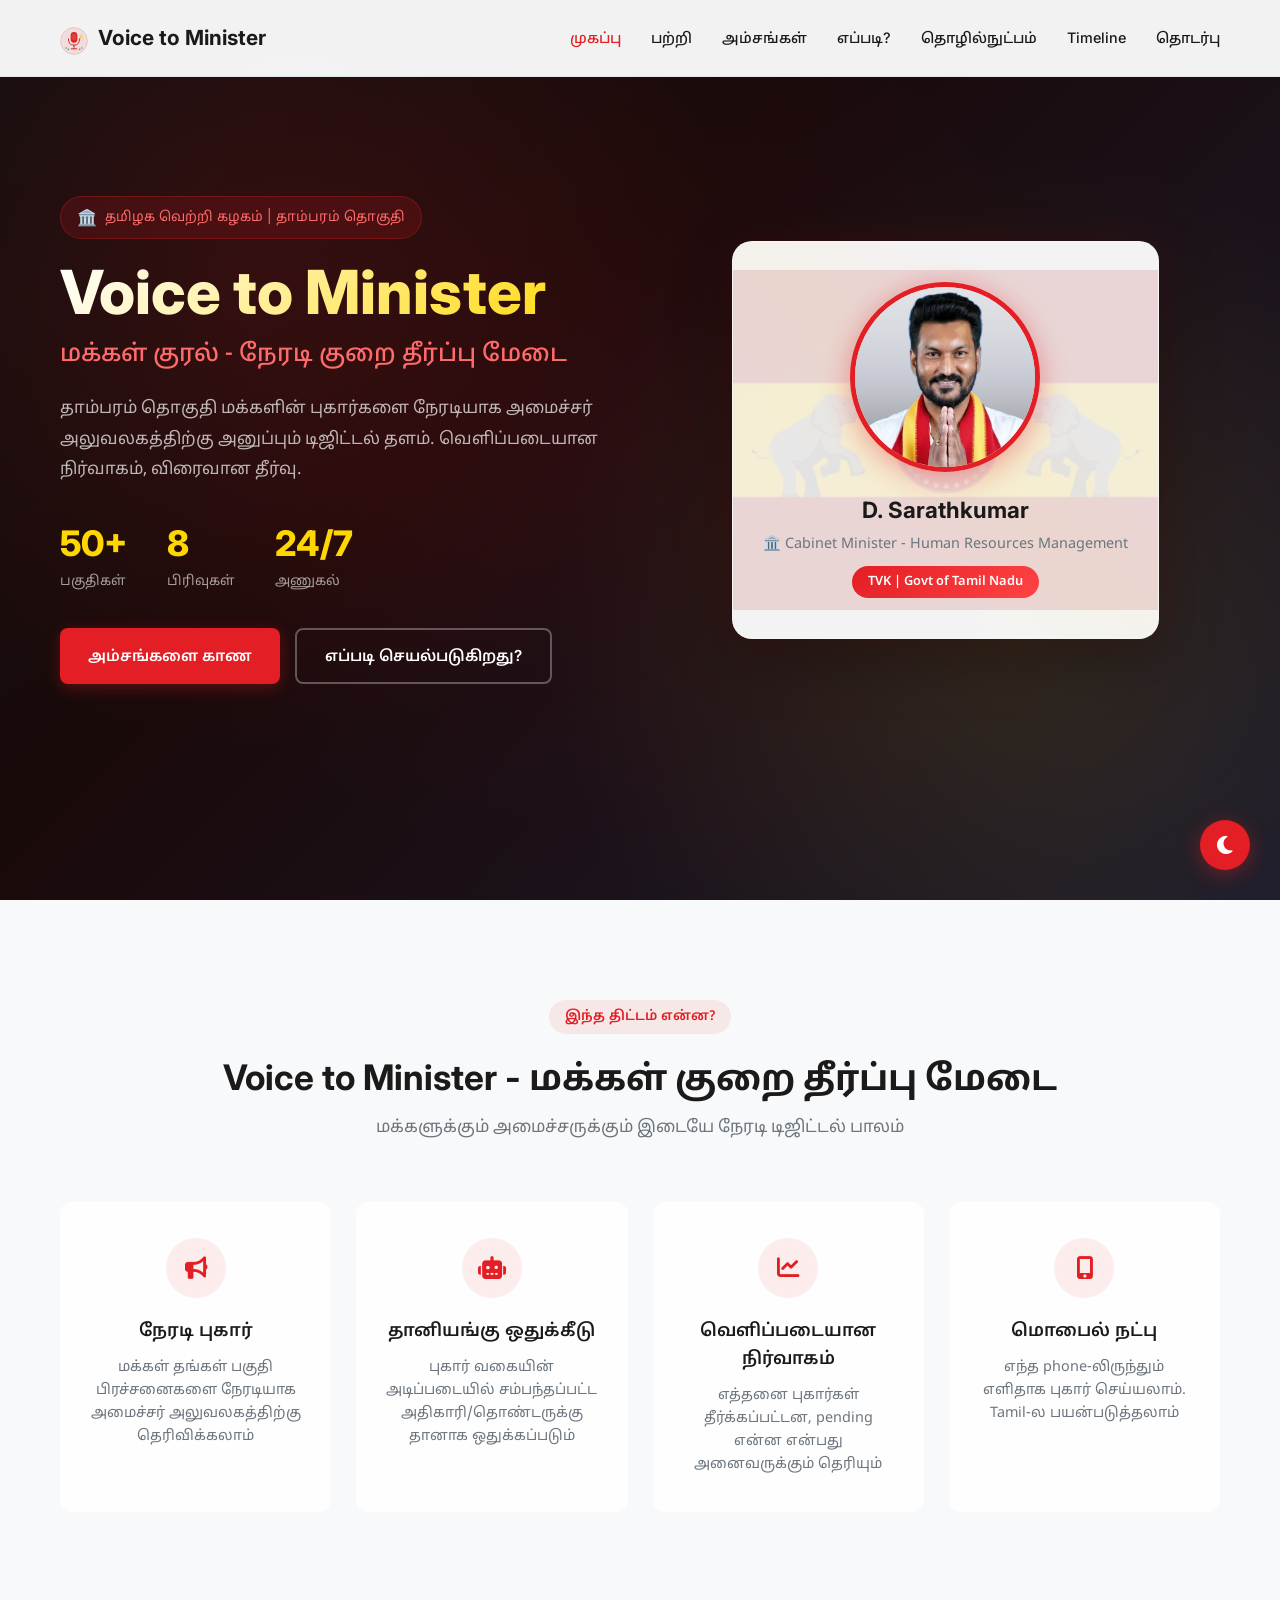
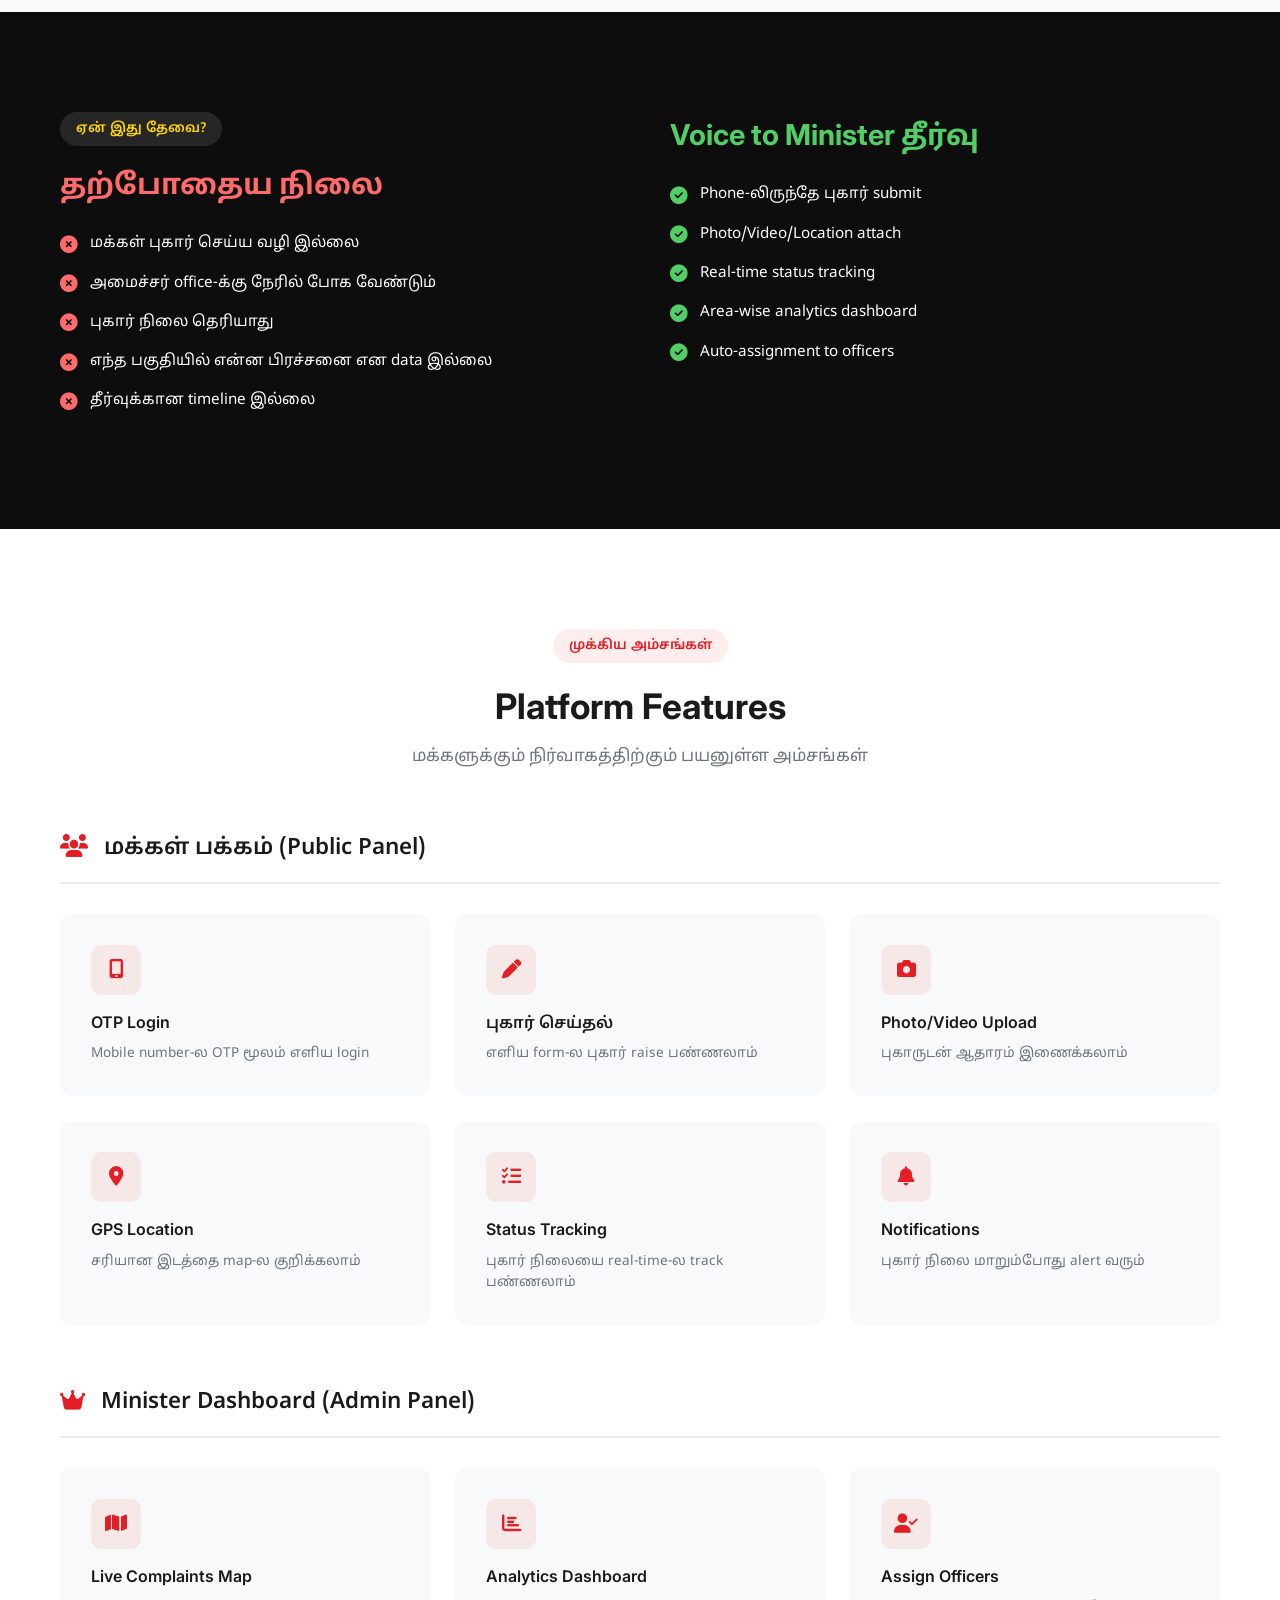
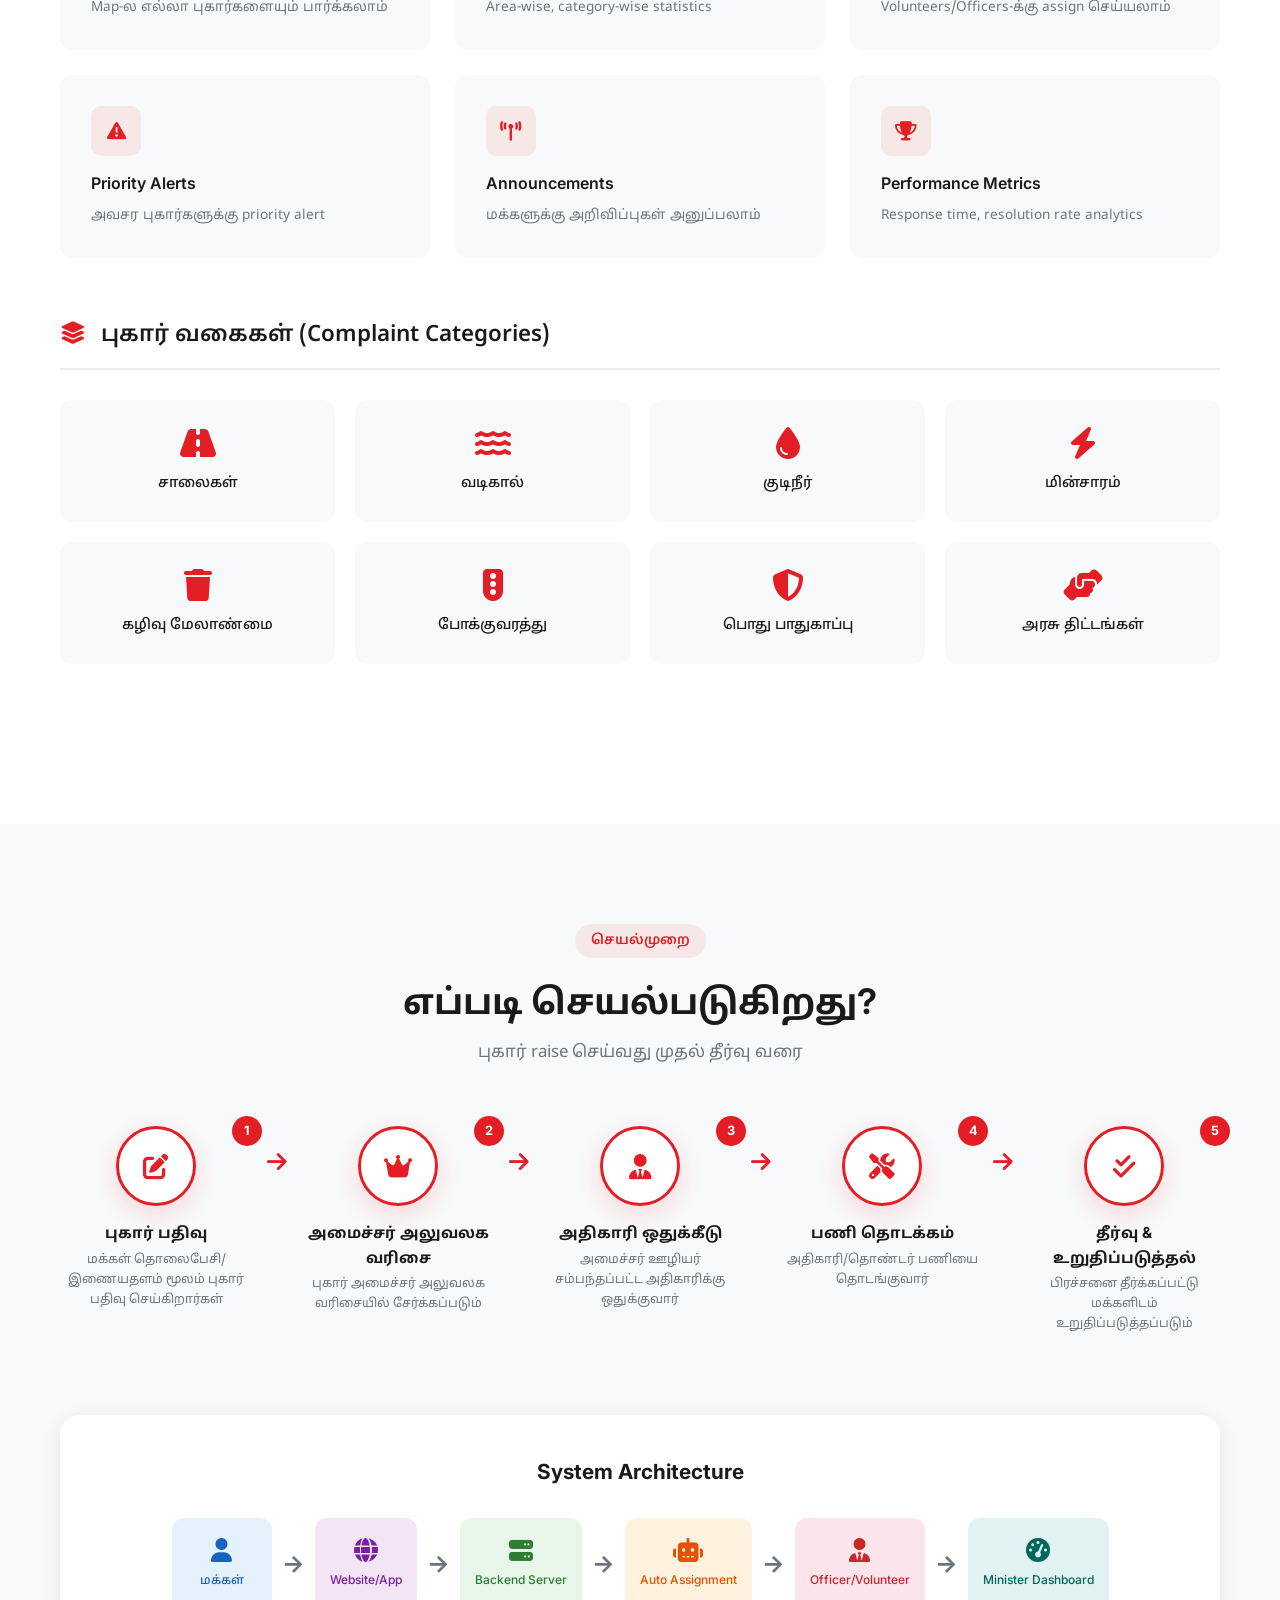
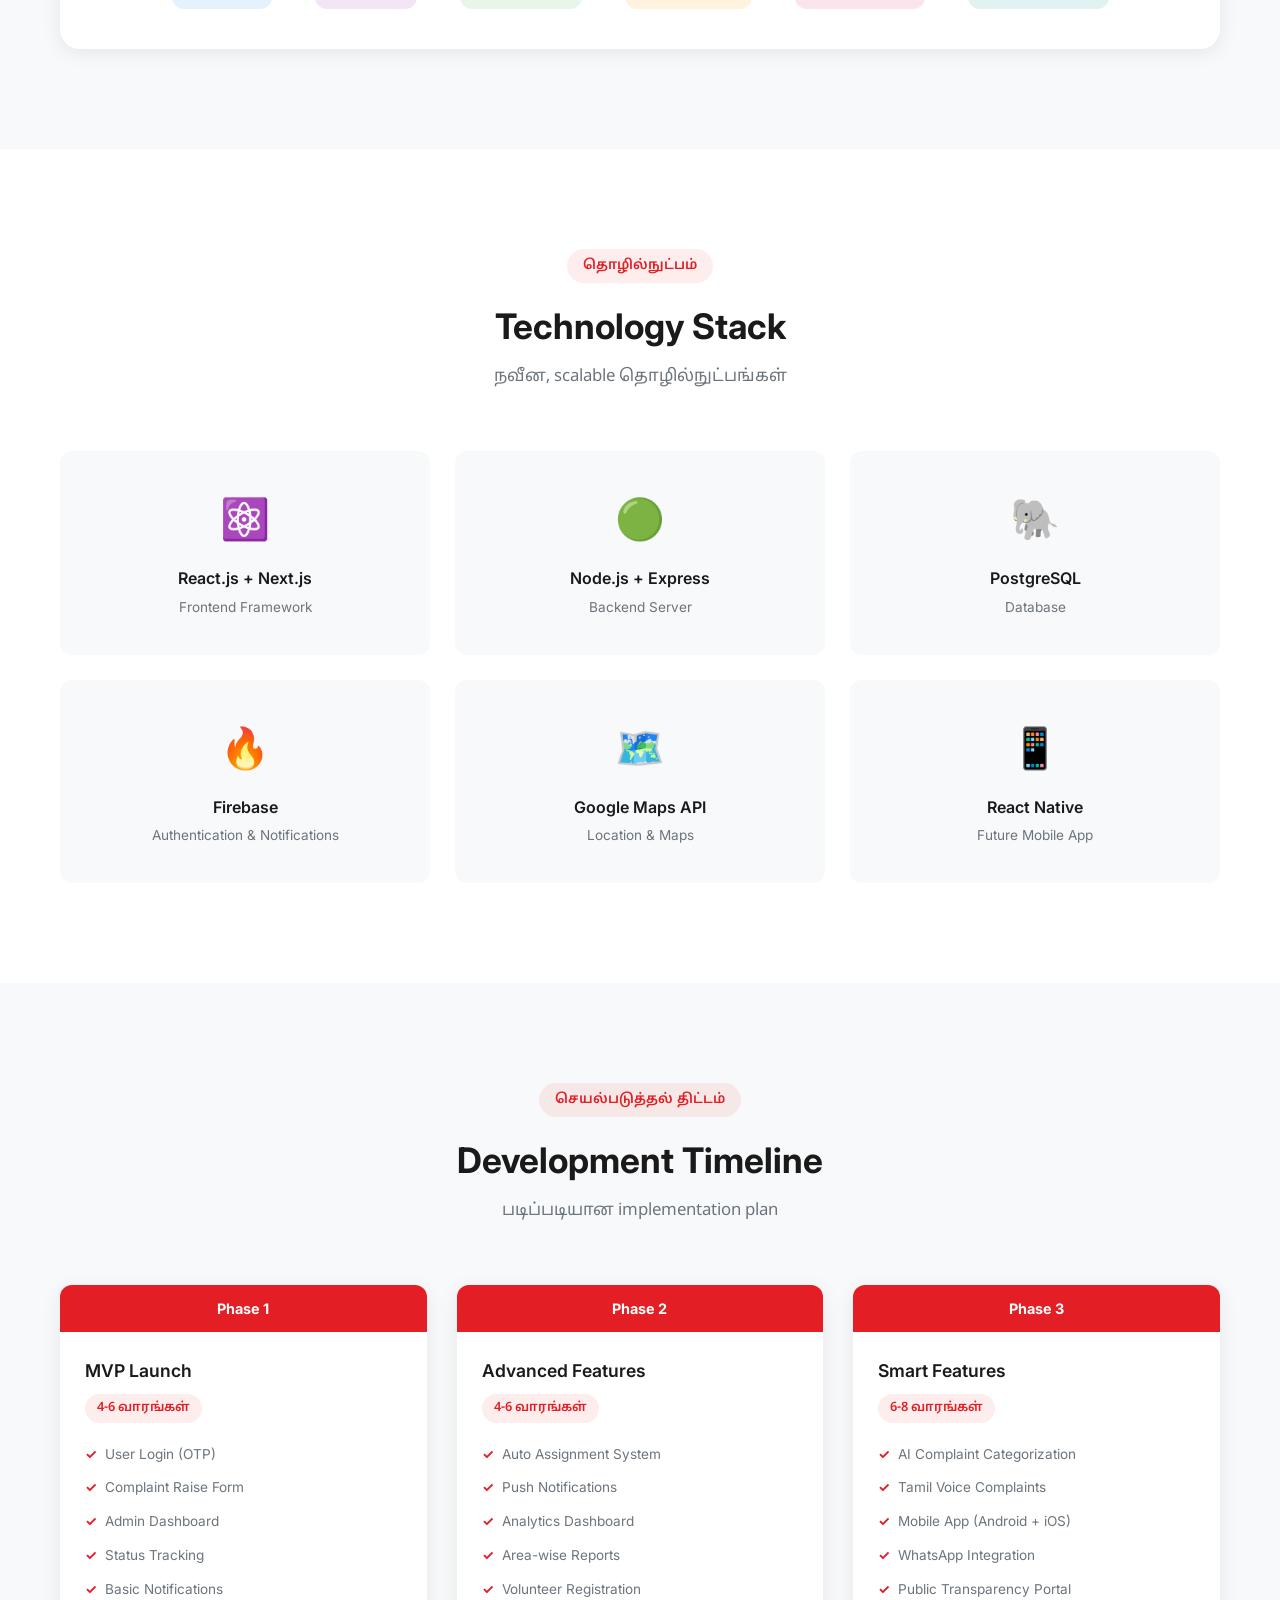
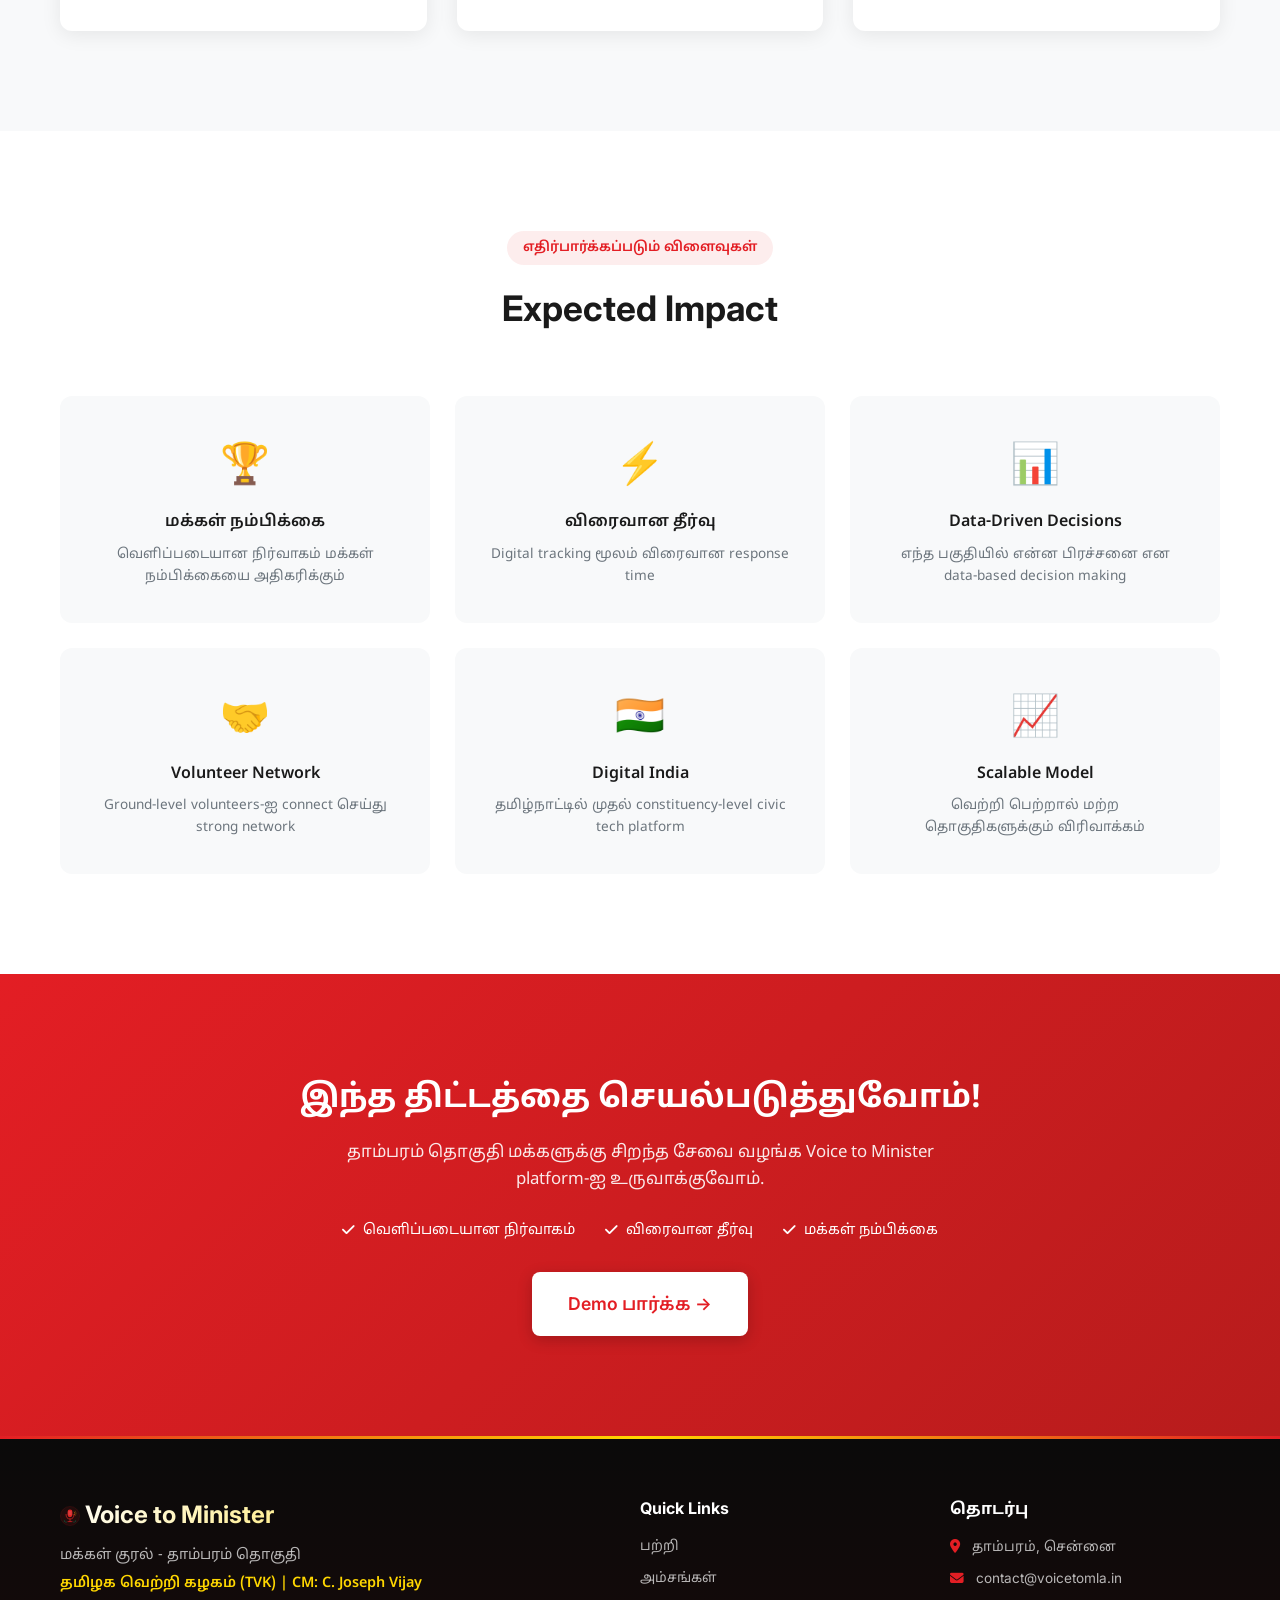
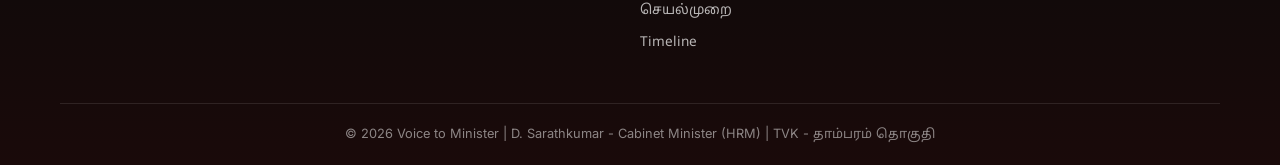
<file: portfolio/index.html>
<!DOCTYPE html>
<html lang="ta">
<head>
    <meta charset="UTF-8">
    <meta name="viewport" content="width=device-width, initial-scale=1.0">
    <title>Voice to Minister | மக்கள் குரல் - தாம்பரம் தொகுதி</title>
    <link rel="preconnect" href="https://fonts.googleapis.com">
    <link rel="preconnect" href="https://fonts.gstatic.com" crossorigin>
    <link href="https://fonts.googleapis.com/css2?family=Noto+Sans+Tamil:wght@300;400;500;600;700;800&family=Inter:wght@300;400;500;600;700;800&display=swap" rel="stylesheet">
    <link rel="stylesheet" href="https://cdnjs.cloudflare.com/ajax/libs/font-awesome/6.5.0/css/all.min.css">
    <link rel="stylesheet" href="style.css">
</head>
<body>
    <!-- Navigation -->
    <nav class="navbar" id="navbar">
        <div class="container">
            <div class="nav-brand">
                <div class="logo">
                    <span class="logo-icon"><img src="../assets/logo.svg" alt="Logo" style="width:28px;height:28px;vertical-align:middle;"></span>
                    <span class="logo-text">Voice to Minister</span>
                </div>
            </div>
            <ul class="nav-links" id="navLinks">
                <li><a href="#home">முகப்பு</a></li>
                <li><a href="#about">பற்றி</a></li>
                <li><a href="#features">அம்சங்கள்</a></li>
                <li><a href="#how-it-works">எப்படி?</a></li>
                <li><a href="#tech">தொழில்நுட்பம்</a></li>
                <li><a href="#timeline">Timeline</a></li>
                <li><a href="#contact">தொடர்பு</a></li>
            </ul>
            <div class="hamburger" id="hamburger">
                <span></span>
                <span></span>
                <span></span>
            </div>
        </div>
    </nav>

    <!-- Hero Section -->
    <section class="hero" id="home">
        <div class="hero-bg-pattern"></div>
        <div class="container">
            <div class="hero-content">
                <div class="hero-text">
                    <div class="badge">
                        <span class="badge-icon">🏛️</span>
                        <span>தமிழக வெற்றி கழகம் | தாம்பரம் தொகுதி</span>
                    </div>
                    <h1>Voice to Minister</h1>
                    <h2>மக்கள் குரல் - நேரடி குறை தீர்ப்பு மேடை</h2>
                    <p class="hero-desc">
                        தாம்பரம் தொகுதி மக்களின் புகார்களை நேரடியாக அமைச்சர் அலுவலகத்திற்கு
                        அனுப்பும் டிஜிட்டல் தளம். வெளிப்படையான நிர்வாகம், விரைவான தீர்வு.
                    </p>
                    <div class="hero-stats">
                        <div class="stat">
                            <span class="stat-number">50+</span>
                            <span class="stat-label">பகுதிகள்</span>
                        </div>
                        <div class="stat">
                            <span class="stat-number">8</span>
                            <span class="stat-label">பிரிவுகள்</span>
                        </div>
                        <div class="stat">
                            <span class="stat-number">24/7</span>
                            <span class="stat-label">அணுகல்</span>
                        </div>
                    </div>
                    <div class="hero-cta">
                        <a href="#features" class="btn btn-primary">அம்சங்களை காண</a>
                        <a href="#how-it-works" class="btn btn-outline">எப்படி செயல்படுகிறது?</a>
                    </div>
                </div>
                <div class="hero-visual">
                    <div class="mla-card">
                        <div class="mla-image">
                            <img src="../assets/tvk-30.jpg" alt="D. Sarathkumar - Cabinet Minister" class="mla-photo-img">
                        </div>
                        <div class="mla-info">
                            <h3>D. Sarathkumar</h3>
                            <p>🏛️ Cabinet Minister - Human Resources Management</p>
                            <span class="party-badge">TVK | Govt of Tamil Nadu</span>
                        </div>
                    </div>
                </div>
            </div>
        </div>
    </section>

    <!-- About Section -->
    <section class="about" id="about">
        <div class="container">
            <div class="section-header">
                <span class="section-tag">இந்த திட்டம் என்ன?</span>
                <h2>Voice to Minister - மக்கள் குறை தீர்ப்பு மேடை</h2>
                <p>மக்களுக்கும் அமைச்சருக்கும் இடையே நேரடி டிஜிட்டல் பாலம்</p>
            </div>
            <div class="about-grid">
                <div class="about-card">
                    <div class="about-icon">
                        <i class="fas fa-bullhorn"></i>
                    </div>
                    <h3>நேரடி புகார்</h3>
                    <p>மக்கள் தங்கள் பகுதி பிரச்சனைகளை நேரடியாக அமைச்சர் அலுவலகத்திற்கு தெரிவிக்கலாம்</p>
                </div>
                <div class="about-card">
                    <div class="about-icon">
                        <i class="fas fa-robot"></i>
                    </div>
                    <h3>தானியங்கு ஒதுக்கீடு</h3>
                    <p>புகார் வகையின் அடிப்படையில் சம்பந்தப்பட்ட அதிகாரி/தொண்டருக்கு தானாக ஒதுக்கப்படும்</p>
                </div>
                <div class="about-card">
                    <div class="about-icon">
                        <i class="fas fa-chart-line"></i>
                    </div>
                    <h3>வெளிப்படையான நிர்வாகம்</h3>
                    <p>எத்தனை புகார்கள் தீர்க்கப்பட்டன, pending என்ன என்பது அனைவருக்கும் தெரியும்</p>
                </div>
                <div class="about-card">
                    <div class="about-icon">
                        <i class="fas fa-mobile-alt"></i>
                    </div>
                    <h3>மொபைல் நட்பு</h3>
                    <p>எந்த phone-லிருந்தும் எளிதாக புகார் செய்யலாம். Tamil-ல பயன்படுத்தலாம்</p>
                </div>
            </div>
        </div>
    </section>

    <!-- Problem Statement -->
    <section class="problem" id="problem">
        <div class="container">
            <div class="problem-content">
                <div class="problem-text">
                    <span class="section-tag">ஏன் இது தேவை?</span>
                    <h2>தற்போதைய நிலை</h2>
                    <div class="problem-list">
                        <div class="problem-item">
                            <i class="fas fa-times-circle"></i>
                            <span>மக்கள் புகார் செய்ய வழி இல்லை</span>
                        </div>
                        <div class="problem-item">
                            <i class="fas fa-times-circle"></i>
                            <span>அமைச்சர் office-க்கு நேரில் போக வேண்டும்</span>
                        </div>
                        <div class="problem-item">
                            <i class="fas fa-times-circle"></i>
                            <span>புகார் நிலை தெரியாது</span>
                        </div>
                        <div class="problem-item">
                            <i class="fas fa-times-circle"></i>
                            <span>எந்த பகுதியில் என்ன பிரச்சனை என data இல்லை</span>
                        </div>
                        <div class="problem-item">
                            <i class="fas fa-times-circle"></i>
                            <span>தீர்வுக்கான timeline இல்லை</span>
                        </div>
                    </div>
                </div>
                <div class="solution-text">
                    <h2>Voice to Minister தீர்வு</h2>
                    <div class="solution-list">
                        <div class="solution-item">
                            <i class="fas fa-check-circle"></i>
                            <span>Phone-லிருந்தே புகார் submit</span>
                        </div>
                        <div class="solution-item">
                            <i class="fas fa-check-circle"></i>
                            <span>Photo/Video/Location attach</span>
                        </div>
                        <div class="solution-item">
                            <i class="fas fa-check-circle"></i>
                            <span>Real-time status tracking</span>
                        </div>
                        <div class="solution-item">
                            <i class="fas fa-check-circle"></i>
                            <span>Area-wise analytics dashboard</span>
                        </div>
                        <div class="solution-item">
                            <i class="fas fa-check-circle"></i>
                            <span>Auto-assignment to officers</span>
                        </div>
                    </div>
                </div>
            </div>
        </div>
    </section>

    <!-- Features Section -->
    <section class="features" id="features">
        <div class="container">
            <div class="section-header">
                <span class="section-tag">முக்கிய அம்சங்கள்</span>
                <h2>Platform Features</h2>
                <p>மக்களுக்கும் நிர்வாகத்திற்கும் பயனுள்ள அம்சங்கள்</p>
            </div>
            
            <!-- Public Features -->
            <div class="feature-block">
                <h3 class="feature-block-title">
                    <i class="fas fa-users"></i> மக்கள் பக்கம் (Public Panel)
                </h3>
                <div class="features-grid">
                    <div class="feature-card">
                        <div class="feature-icon"><i class="fas fa-mobile-alt"></i></div>
                        <h4>OTP Login</h4>
                        <p>Mobile number-ல OTP மூலம் எளிய login</p>
                    </div>
                    <div class="feature-card">
                        <div class="feature-icon"><i class="fas fa-pen"></i></div>
                        <h4>புகார் செய்தல்</h4>
                        <p>எளிய form-ல புகார் raise பண்ணலாம்</p>
                    </div>
                    <div class="feature-card">
                        <div class="feature-icon"><i class="fas fa-camera"></i></div>
                        <h4>Photo/Video Upload</h4>
                        <p>புகாருடன் ஆதாரம் இணைக்கலாம்</p>
                    </div>
                    <div class="feature-card">
                        <div class="feature-icon"><i class="fas fa-map-marker-alt"></i></div>
                        <h4>GPS Location</h4>
                        <p>சரியான இடத்தை map-ல குறிக்கலாம்</p>
                    </div>
                    <div class="feature-card">
                        <div class="feature-icon"><i class="fas fa-tasks"></i></div>
                        <h4>Status Tracking</h4>
                        <p>புகார் நிலையை real-time-ல track பண்ணலாம்</p>
                    </div>
                    <div class="feature-card">
                        <div class="feature-icon"><i class="fas fa-bell"></i></div>
                        <h4>Notifications</h4>
                        <p>புகார் நிலை மாறும்போது alert வரும்</p>
                    </div>
                </div>
            </div>

            <!-- MLA Dashboard Features -->
            <div class="feature-block">
                <h3 class="feature-block-title">
                    <i class="fas fa-crown"></i> Minister Dashboard (Admin Panel)
                </h3>
                <div class="features-grid">
                    <div class="feature-card">
                        <div class="feature-icon"><i class="fas fa-map"></i></div>
                        <h4>Live Complaints Map</h4>
                        <p>Map-ல எல்லா புகார்களையும் பார்க்கலாம்</p>
                    </div>
                    <div class="feature-card">
                        <div class="feature-icon"><i class="fas fa-chart-bar"></i></div>
                        <h4>Analytics Dashboard</h4>
                        <p>Area-wise, category-wise statistics</p>
                    </div>
                    <div class="feature-card">
                        <div class="feature-icon"><i class="fas fa-user-check"></i></div>
                        <h4>Assign Officers</h4>
                        <p>Volunteers/Officers-க்கு assign செய்யலாம்</p>
                    </div>
                    <div class="feature-card">
                        <div class="feature-icon"><i class="fas fa-exclamation-triangle"></i></div>
                        <h4>Priority Alerts</h4>
                        <p>அவசர புகார்களுக்கு priority alert</p>
                    </div>
                    <div class="feature-card">
                        <div class="feature-icon"><i class="fas fa-broadcast-tower"></i></div>
                        <h4>Announcements</h4>
                        <p>மக்களுக்கு அறிவிப்புகள் அனுப்பலாம்</p>
                    </div>
                    <div class="feature-card">
                        <div class="feature-icon"><i class="fas fa-trophy"></i></div>
                        <h4>Performance Metrics</h4>
                        <p>Response time, resolution rate analytics</p>
                    </div>
                </div>
            </div>

            <!-- Categories -->
            <div class="feature-block">
                <h3 class="feature-block-title">
                    <i class="fas fa-layer-group"></i> புகார் வகைகள் (Complaint Categories)
                </h3>
                <div class="categories-grid">
                    <div class="category-card">
                        <i class="fas fa-road"></i>
                        <span>சாலைகள்</span>
                    </div>
                    <div class="category-card">
                        <i class="fas fa-water"></i>
                        <span>வடிகால்</span>
                    </div>
                    <div class="category-card">
                        <i class="fas fa-tint"></i>
                        <span>குடிநீர்</span>
                    </div>
                    <div class="category-card">
                        <i class="fas fa-bolt"></i>
                        <span>மின்சாரம்</span>
                    </div>
                    <div class="category-card">
                        <i class="fas fa-trash"></i>
                        <span>கழிவு மேலாண்மை</span>
                    </div>
                    <div class="category-card">
                        <i class="fas fa-traffic-light"></i>
                        <span>போக்குவரத்து</span>
                    </div>
                    <div class="category-card">
                        <i class="fas fa-shield-alt"></i>
                        <span>பொது பாதுகாப்பு</span>
                    </div>
                    <div class="category-card">
                        <i class="fas fa-hands-helping"></i>
                        <span>அரசு திட்டங்கள்</span>
                    </div>
                </div>
            </div>
        </div>
    </section>

    <!-- How It Works -->
    <section class="how-it-works" id="how-it-works">
        <div class="container">
            <div class="section-header">
                <span class="section-tag">செயல்முறை</span>
                <h2>எப்படி செயல்படுகிறது?</h2>
                <p>புகார் raise செய்வது முதல் தீர்வு வரை</p>
            </div>
            <div class="workflow">
                <div class="workflow-step">
                    <div class="step-number">1</div>
                    <div class="step-icon"><i class="fas fa-edit"></i></div>
                    <h4>புகார் பதிவு</h4>
                    <p>மக்கள் தொலைபேசி/இணையதளம் மூலம் புகார் பதிவு செய்கிறார்கள்</p>
                </div>
                <div class="workflow-arrow"><i class="fas fa-arrow-right"></i></div>
                <div class="workflow-step">
                    <div class="step-number">2</div>
                    <div class="step-icon"><i class="fas fa-crown"></i></div>
                    <h4>அமைச்சர் அலுவலக வரிசை</h4>
                    <p>புகார் அமைச்சர் அலுவலக வரிசையில் சேர்க்கப்படும்</p>
                </div>
                <div class="workflow-arrow"><i class="fas fa-arrow-right"></i></div>
                <div class="workflow-step">
                    <div class="step-number">3</div>
                    <div class="step-icon"><i class="fas fa-user-tie"></i></div>
                    <h4>அதிகாரி ஒதுக்கீடு</h4>
                    <p>அமைச்சர் ஊழியர் சம்பந்தப்பட்ட அதிகாரிக்கு ஒதுக்குவார்</p>
                </div>
                <div class="workflow-arrow"><i class="fas fa-arrow-right"></i></div>
                <div class="workflow-step">
                    <div class="step-number">4</div>
                    <div class="step-icon"><i class="fas fa-tools"></i></div>
                    <h4>பணி தொடக்கம்</h4>
                    <p>அதிகாரி/தொண்டர் பணியை தொடங்குவார்</p>
                </div>
                <div class="workflow-arrow"><i class="fas fa-arrow-right"></i></div>
                <div class="workflow-step">
                    <div class="step-number">5</div>
                    <div class="step-icon"><i class="fas fa-check-double"></i></div>
                    <h4>தீர்வு & உறுதிப்படுத்தல்</h4>
                    <p>பிரச்சனை தீர்க்கப்பட்டு மக்களிடம் உறுதிப்படுத்தப்படும்</p>
                </div>
            </div>

            <!-- Architecture -->
            <div class="architecture">
                <h3>System Architecture</h3>
                <div class="arch-flow">
                    <div class="arch-node citizen">
                        <i class="fas fa-user"></i>
                        <span>மக்கள்</span>
                    </div>
                    <div class="arch-arrow">→</div>
                    <div class="arch-node website">
                        <i class="fas fa-globe"></i>
                        <span>Website/App</span>
                    </div>
                    <div class="arch-arrow">→</div>
                    <div class="arch-node server">
                        <i class="fas fa-server"></i>
                        <span>Backend Server</span>
                    </div>
                    <div class="arch-arrow">→</div>
                    <div class="arch-node engine">
                        <i class="fas fa-robot"></i>
                        <span>Auto Assignment</span>
                    </div>
                    <div class="arch-arrow">→</div>
                    <div class="arch-node volunteer">
                        <i class="fas fa-user-tie"></i>
                        <span>Officer/Volunteer</span>
                    </div>
                    <div class="arch-arrow">→</div>
                    <div class="arch-node dashboard">
                        <i class="fas fa-tachometer-alt"></i>
                        <span>Minister Dashboard</span>
                    </div>
                </div>
            </div>
        </div>
    </section>

    <!-- Tech Stack -->
    <section class="tech" id="tech">
        <div class="container">
            <div class="section-header">
                <span class="section-tag">தொழில்நுட்பம்</span>
                <h2>Technology Stack</h2>
                <p>நவீன, scalable தொழில்நுட்பங்கள்</p>
            </div>
            <div class="tech-grid">
                <div class="tech-card">
                    <div class="tech-icon">⚛️</div>
                    <h4>React.js + Next.js</h4>
                    <p>Frontend Framework</p>
                </div>
                <div class="tech-card">
                    <div class="tech-icon">🟢</div>
                    <h4>Node.js + Express</h4>
                    <p>Backend Server</p>
                </div>
                <div class="tech-card">
                    <div class="tech-icon">🐘</div>
                    <h4>PostgreSQL</h4>
                    <p>Database</p>
                </div>
                <div class="tech-card">
                    <div class="tech-icon">🔥</div>
                    <h4>Firebase</h4>
                    <p>Authentication & Notifications</p>
                </div>
                <div class="tech-card">
                    <div class="tech-icon">🗺️</div>
                    <h4>Google Maps API</h4>
                    <p>Location & Maps</p>
                </div>
                <div class="tech-card">
                    <div class="tech-icon">📱</div>
                    <h4>React Native</h4>
                    <p>Future Mobile App</p>
                </div>
            </div>
        </div>
    </section>

    <!-- Timeline -->
    <section class="timeline" id="timeline">
        <div class="container">
            <div class="section-header">
                <span class="section-tag">செயல்படுத்தல் திட்டம்</span>
                <h2>Development Timeline</h2>
                <p>படிப்படியான implementation plan</p>
            </div>
            <div class="timeline-container">
                <div class="timeline-item">
                    <div class="timeline-phase">Phase 1</div>
                    <div class="timeline-content">
                        <h4>MVP Launch</h4>
                        <span class="timeline-duration">4-6 வாரங்கள்</span>
                        <ul>
                            <li>User Login (OTP)</li>
                            <li>Complaint Raise Form</li>
                            <li>Admin Dashboard</li>
                            <li>Status Tracking</li>
                            <li>Basic Notifications</li>
                        </ul>
                    </div>
                </div>
                <div class="timeline-item">
                    <div class="timeline-phase">Phase 2</div>
                    <div class="timeline-content">
                        <h4>Advanced Features</h4>
                        <span class="timeline-duration">4-6 வாரங்கள்</span>
                        <ul>
                            <li>Auto Assignment System</li>
                            <li>Push Notifications</li>
                            <li>Analytics Dashboard</li>
                            <li>Area-wise Reports</li>
                            <li>Volunteer Registration</li>
                        </ul>
                    </div>
                </div>
                <div class="timeline-item">
                    <div class="timeline-phase">Phase 3</div>
                    <div class="timeline-content">
                        <h4>Smart Features</h4>
                        <span class="timeline-duration">6-8 வாரங்கள்</span>
                        <ul>
                            <li>AI Complaint Categorization</li>
                            <li>Tamil Voice Complaints</li>
                            <li>Mobile App (Android + iOS)</li>
                            <li>WhatsApp Integration</li>
                            <li>Public Transparency Portal</li>
                        </ul>
                    </div>
                </div>
            </div>
        </div>
    </section>

    <!-- Impact Section -->
    <section class="impact">
        <div class="container">
            <div class="section-header">
                <span class="section-tag">எதிர்பார்க்கப்படும் விளைவுகள்</span>
                <h2>Expected Impact</h2>
            </div>
            <div class="impact-grid">
                <div class="impact-card">
                    <div class="impact-icon">🏆</div>
                    <h4>மக்கள் நம்பிக்கை</h4>
                    <p>வெளிப்படையான நிர்வாகம் மக்கள் நம்பிக்கையை அதிகரிக்கும்</p>
                </div>
                <div class="impact-card">
                    <div class="impact-icon">⚡</div>
                    <h4>விரைவான தீர்வு</h4>
                    <p>Digital tracking மூலம் விரைவான response time</p>
                </div>
                <div class="impact-card">
                    <div class="impact-icon">📊</div>
                    <h4>Data-Driven Decisions</h4>
                    <p>எந்த பகுதியில் என்ன பிரச்சனை என data-based decision making</p>
                </div>
                <div class="impact-card">
                    <div class="impact-icon">🤝</div>
                    <h4>Volunteer Network</h4>
                    <p>Ground-level volunteers-ஐ connect செய்து strong network</p>
                </div>
                <div class="impact-card">
                    <div class="impact-icon">🇮🇳</div>
                    <h4>Digital India</h4>
                    <p>தமிழ்நாட்டில் முதல் constituency-level civic tech platform</p>
                </div>
                <div class="impact-card">
                    <div class="impact-icon">📈</div>
                    <h4>Scalable Model</h4>
                    <p>வெற்றி பெற்றால் மற்ற தொகுதிகளுக்கும் விரிவாக்கம்</p>
                </div>
            </div>
        </div>
    </section>

    <!-- CTA Section -->
    <section class="cta-section" id="contact">
        <div class="container">
            <div class="cta-content">
                <h2>இந்த திட்டத்தை செயல்படுத்துவோம்!</h2>
                <p>
                    தாம்பரம் தொகுதி மக்களுக்கு சிறந்த சேவை வழங்க 
                    Voice to Minister platform-ஐ உருவாக்குவோம்.
                </p>
                <div class="cta-features">
                    <span><i class="fas fa-check"></i> வெளிப்படையான நிர்வாகம்</span>
                    <span><i class="fas fa-check"></i> விரைவான தீர்வு</span>
                    <span><i class="fas fa-check"></i> மக்கள் நம்பிக்கை</span>
                </div>
                <a href="../demo/index.html" class="btn btn-primary btn-large">Demo பார்க்க →</a>
            </div>
        </div>
    </section>

    <!-- Footer -->
    <footer class="footer">
        <div class="container">
            <div class="footer-content">
                <div class="footer-brand">
                    <h3><img src="../assets/logo.svg" style="width:20px;height:20px;vertical-align:middle;"> Voice to Minister</h3>
                    <p>மக்கள் குரல் - தாம்பரம் தொகுதி</p>
                    <p class="footer-party">தமிழக வெற்றி கழகம் (TVK) | CM: C. Joseph Vijay</p>
                </div>
                <div class="footer-links">
                    <h4>Quick Links</h4>
                    <a href="#about">பற்றி</a>
                    <a href="#features">அம்சங்கள்</a>
                    <a href="#how-it-works">செயல்முறை</a>
                    <a href="#timeline">Timeline</a>
                </div>
                <div class="footer-contact">
                    <h4>தொடர்பு</h4>
                    <p><i class="fas fa-map-marker-alt"></i> தாம்பரம், சென்னை</p>
                    <p><i class="fas fa-envelope"></i> contact@voicetomla.in</p>
                </div>
            </div>
            <div class="footer-bottom">
                <p>© 2026 Voice to Minister | D. Sarathkumar - Cabinet Minister (HRM) | TVK - தாம்பரம் தொகுதி</p>
            </div>
        </div>
    </footer>

    <script src="script.js"></script>
</body>
</html>
</file>
<file: portfolio/style.css>
/* ===== RESET & BASE ===== */
* {
    margin: 0;
    padding: 0;
    box-sizing: border-box;
}

:root {
    --primary: #E31E24;
    --primary-dark: #B71C1C;
    --secondary: #FFD700;
    --dark: #1a1a1a;
    --darker: #0d0d0d;
    --light: #f8f9fa;
    --gray: #6c757d;
    --light-gray: #e9ecef;
    --white: #ffffff;
    --shadow: 0 4px 20px rgba(0,0,0,0.08);
    --shadow-lg: 0 10px 40px rgba(0,0,0,0.12);
    --radius: 12px;
    --radius-lg: 20px;
    --transition: all 0.3s ease;
}

html {
    scroll-behavior: smooth;
}

body {
    font-family: 'Inter', 'Noto Sans Tamil', sans-serif;
    line-height: 1.6;
    color: var(--dark);
    background: var(--white);
    overflow-x: hidden;
}

.container {
    max-width: 1200px;
    margin: 0 auto;
    padding: 0 20px;
}

/* ===== NAVBAR ===== */
.navbar {
    position: fixed;
    top: 0;
    left: 0;
    right: 0;
    z-index: 1000;
    background: rgba(255,255,255,0.95);
    backdrop-filter: blur(10px);
    border-bottom: 1px solid rgba(0,0,0,0.05);
    padding: 15px 0;
    transition: var(--transition);
}

.navbar.scrolled {
    padding: 10px 0;
    box-shadow: var(--shadow);
}

.navbar .container {
    display: flex;
    align-items: center;
    justify-content: space-between;
}

.logo {
    display: flex;
    align-items: center;
    gap: 10px;
    text-decoration: none;
}

.logo-icon {
    font-size: 1.8rem;
}

.logo-text {
    font-size: 1.3rem;
    font-weight: 700;
    color: var(--dark);
}

.nav-links {
    display: flex;
    list-style: none;
    gap: 30px;
}

.nav-links a {
    text-decoration: none;
    color: var(--dark);
    font-weight: 500;
    font-size: 0.9rem;
    transition: var(--transition);
    position: relative;
}

.nav-links a:hover {
    color: var(--primary);
}

.nav-links a::after {
    content: '';
    position: absolute;
    bottom: -5px;
    left: 0;
    width: 0;
    height: 2px;
    background: var(--primary);
    transition: var(--transition);
}

.nav-links a:hover::after {
    width: 100%;
}

.hamburger {
    display: none;
    flex-direction: column;
    gap: 5px;
    cursor: pointer;
}

.hamburger span {
    width: 25px;
    height: 3px;
    background: var(--dark);
    border-radius: 3px;
    transition: var(--transition);
}

/* ===== HERO ===== */
.hero {
    min-height: 100vh;
    display: flex;
    align-items: center;
    padding-top: 80px;
    position: relative;
    background: linear-gradient(135deg, #0f0f0f 0%, #1a0a0a 40%, #1a1a2e 100%);
    overflow: hidden;
    color: var(--white);
}

.hero-bg-pattern {
    position: absolute;
    top: 0;
    left: 0;
    right: 0;
    bottom: 0;
    background-image: 
        radial-gradient(circle at 20% 30%, rgba(227, 30, 36, 0.15) 0%, transparent 40%),
        radial-gradient(circle at 80% 70%, rgba(255, 215, 0, 0.1) 0%, transparent 40%),
        radial-gradient(circle at 50% 50%, rgba(227, 30, 36, 0.05) 0%, transparent 60%);
    pointer-events: none;
    animation: bgPulse 8s ease-in-out infinite alternate;
}

@keyframes bgPulse {
    0% { opacity: 0.8; }
    100% { opacity: 1; }
}

.hero-content {
    display: grid;
    grid-template-columns: 1fr 1fr;
    gap: 60px;
    align-items: center;
    position: relative;
    z-index: 1;
}

.badge {
    display: inline-flex;
    align-items: center;
    gap: 8px;
    background: rgba(227, 30, 36, 0.15);
    border: 1px solid rgba(227, 30, 36, 0.3);
    padding: 8px 16px;
    border-radius: 30px;
    font-size: 0.85rem;
    color: #ff6b6b;
    margin-bottom: 20px;
}

.badge-icon {
    font-size: 1rem;
}

.hero-text h1 {
    font-size: 3.8rem;
    font-weight: 800;
    color: var(--white);
    margin-bottom: 10px;
    line-height: 1.1;
    background: linear-gradient(135deg, #ffffff 0%, #FFD700 100%);
    -webkit-background-clip: text;
    -webkit-text-fill-color: transparent;
    background-clip: text;
}

.hero-text h2 {
    font-size: 1.5rem;
    font-weight: 500;
    color: #ff6b6b;
    margin-bottom: 20px;
    font-family: 'Noto Sans Tamil', sans-serif;
}

.hero-desc {
    font-size: 1.05rem;
    color: rgba(255,255,255,0.7);
    line-height: 1.8;
    margin-bottom: 30px;
    font-family: 'Noto Sans Tamil', sans-serif;
}

.hero-stats {
    display: flex;
    gap: 40px;
    margin-bottom: 35px;
}

.stat {
    display: flex;
    flex-direction: column;
}

.stat-number {
    font-size: 2.2rem;
    font-weight: 800;
    color: var(--secondary);
}

.stat-label {
    font-size: 0.85rem;
    color: rgba(255,255,255,0.6);
    font-family: 'Noto Sans Tamil', sans-serif;
}

.hero-cta {
    display: flex;
    gap: 15px;
    flex-wrap: wrap;
}

/* Buttons */
.btn {
    display: inline-flex;
    align-items: center;
    padding: 14px 28px;
    border-radius: 8px;
    text-decoration: none;
    font-weight: 600;
    font-size: 0.95rem;
    transition: var(--transition);
    cursor: pointer;
    border: none;
}

.btn-primary {
    background: var(--primary);
    color: var(--white);
    box-shadow: 0 4px 15px rgba(227, 30, 36, 0.3);
}

.btn-primary:hover {
    background: var(--primary-dark);
    transform: translateY(-2px);
    box-shadow: 0 6px 20px rgba(227, 30, 36, 0.4);
}

.btn-outline {
    background: transparent;
    color: var(--white);
    border: 2px solid rgba(255,255,255,0.3);
}

.btn-outline:hover {
    border-color: var(--secondary);
    color: var(--secondary);
    background: rgba(255,215,0,0.05);
}

.btn-large {
    padding: 18px 36px;
    font-size: 1.1rem;
}

/* Hero Visual */
.hero-visual {
    position: relative;
    display: flex;
    justify-content: center;
    align-items: center;
}

.mla-card {
    background: rgba(255, 255, 255, 0.95);
    backdrop-filter: blur(20px);
    border-radius: var(--radius-lg);
    padding: 40px 30px;
    box-shadow: 0 20px 60px rgba(0, 0, 0, 0.3), 0 0 40px rgba(227, 30, 36, 0.1);
    text-align: center;
    border: 1px solid rgba(255, 255, 255, 0.2);
    position: relative;
    z-index: 2;
    overflow: hidden;
    transition: transform 0.4s ease, box-shadow 0.4s ease;
    animation: cardFloat 4s ease-in-out infinite;
}

.mla-card:hover {
    transform: translateY(-10px) rotateX(2deg);
    box-shadow: 0 30px 80px rgba(0, 0, 0, 0.4), 0 0 60px rgba(227, 30, 36, 0.15);
}

@keyframes cardFloat {
    0%, 100% { transform: translateY(0); }
    50% { transform: translateY(-8px); }
}

.mla-card::before {
    content: '';
    position: absolute;
    top: 0;
    left: 0;
    right: 0;
    bottom: 0;
    background-image: url('../assets/Tamilaga_Vettri_Kazhagam_(TVK)_Flag.png');
    background-size: 120%;
    background-position: center;
    background-repeat: no-repeat;
    opacity: 0.12;
    pointer-events: none;
    z-index: 0;
}

.mla-card::after {
    content: '';
    position: absolute;
    top: -50%;
    left: -50%;
    width: 200%;
    height: 200%;
    background: linear-gradient(45deg, transparent 40%, rgba(255,215,0,0.03) 50%, transparent 60%);
    animation: shimmer 6s ease-in-out infinite;
    pointer-events: none;
    z-index: 0;
}

@keyframes shimmer {
    0% { transform: translateX(-100%) rotate(45deg); }
    100% { transform: translateX(100%) rotate(45deg); }
}

.mla-card > * {
    position: relative;
    z-index: 1;
}


.mla-photo-img {
    width: 190px;
    height: 190px;
    border-radius: 50%;
    object-fit: cover;
    margin: 0 auto 20px;
    border: 5px solid var(--primary);
    display: block;
    box-shadow: 0 8px 30px rgba(227, 30, 36, 0.3), 0 0 20px rgba(227, 30, 36, 0.1);
    transition: transform 0.3s ease, box-shadow 0.3s ease;
}

.mla-card:hover .mla-photo-img {
    transform: scale(1.05);
    box-shadow: 0 12px 40px rgba(227, 30, 36, 0.4), 0 0 30px rgba(255, 215, 0, 0.2);
}

.mla-info h3 {
    font-size: 1.4rem;
    font-weight: 700;
    color: var(--dark);
    margin-bottom: 5px;
}

.mla-info p {
    font-size: 0.9rem;
    color: var(--gray);
    margin-bottom: 10px;
    font-family: 'Noto Sans Tamil', sans-serif;
}

.party-badge {
    display: inline-block;
    background: linear-gradient(135deg, var(--primary), #ff4444);
    color: var(--white);
    padding: 6px 16px;
    border-radius: 20px;
    font-size: 0.8rem;
    font-weight: 600;
    font-family: 'Noto Sans Tamil', sans-serif;
}

.floating-cards {
    position: absolute;
    top: 0;
    left: 0;
    right: 0;
    bottom: 0;
    pointer-events: none;
}

.float-card {
    position: absolute;
    background: var(--white);
    padding: 12px 18px;
    border-radius: 10px;
    box-shadow: 0 4px 15px rgba(0,0,0,0.1);
    display: flex;
    align-items: center;
    gap: 8px;
    font-size: 0.8rem;
    font-weight: 500;
    animation: float 3s ease-in-out infinite;
    font-family: 'Noto Sans Tamil', sans-serif;
}

.float-card i {
    color: var(--primary);
}

.fc1 { top: 10%; left: -20px; animation-delay: 0s; }
.fc2 { top: 50%; right: -30px; animation-delay: 1s; }
.fc3 { bottom: 10%; left: -10px; animation-delay: 2s; color: #10b981; }
.fc3 i { color: #10b981; }

@keyframes float {
    0%, 100% { transform: translateY(0); }
    50% { transform: translateY(-10px); }
}

/* ===== SECTIONS COMMON ===== */
section {
    padding: 100px 0;
}

.section-header {
    text-align: center;
    margin-bottom: 60px;
}

.section-tag {
    display: inline-block;
    background: rgba(227, 30, 36, 0.08);
    color: var(--primary);
    padding: 6px 16px;
    border-radius: 20px;
    font-size: 0.85rem;
    font-weight: 600;
    margin-bottom: 15px;
    font-family: 'Noto Sans Tamil', sans-serif;
}

.section-header h2 {
    font-size: 2.2rem;
    font-weight: 700;
    color: var(--dark);
    margin-bottom: 10px;
}

.section-header p {
    font-size: 1.05rem;
    color: var(--gray);
    font-family: 'Noto Sans Tamil', sans-serif;
}

/* ===== ABOUT ===== */
.about {
    background: var(--light);
}

.about-grid {
    display: grid;
    grid-template-columns: repeat(4, 1fr);
    gap: 25px;
}

.about-card {
    background: var(--white);
    padding: 35px 25px;
    border-radius: var(--radius);
    text-align: center;
    transition: var(--transition);
    border: 1px solid rgba(0,0,0,0.05);
}

.about-card:hover {
    transform: translateY(-5px);
    box-shadow: var(--shadow-lg);
}

.about-icon {
    width: 60px;
    height: 60px;
    border-radius: 50%;
    background: rgba(227, 30, 36, 0.08);
    display: flex;
    align-items: center;
    justify-content: center;
    margin: 0 auto 20px;
}

.about-icon i {
    font-size: 1.4rem;
    color: var(--primary);
}

.about-card h3 {
    font-size: 1.1rem;
    font-weight: 600;
    margin-bottom: 10px;
    font-family: 'Noto Sans Tamil', sans-serif;
}

.about-card p {
    font-size: 0.9rem;
    color: var(--gray);
    line-height: 1.6;
    font-family: 'Noto Sans Tamil', sans-serif;
}

/* ===== PROBLEM/SOLUTION ===== */
.problem {
    background: var(--darker);
    color: var(--white);
}

.problem .section-tag {
    background: rgba(255,255,255,0.1);
    color: var(--secondary);
}

.problem-content {
    display: grid;
    grid-template-columns: 1fr 1fr;
    gap: 60px;
}

.problem-text h2 {
    font-size: 1.8rem;
    margin-bottom: 25px;
    color: #ff6b6b;
}

.solution-text h2 {
    font-size: 1.8rem;
    margin-bottom: 25px;
    color: #51cf66;
}

.problem-item, .solution-item {
    display: flex;
    align-items: center;
    gap: 12px;
    margin-bottom: 15px;
    font-size: 0.95rem;
    font-family: 'Noto Sans Tamil', sans-serif;
}

.problem-item i {
    color: #ff6b6b;
    font-size: 1.1rem;
}

.solution-item i {
    color: #51cf66;
    font-size: 1.1rem;
}

/* ===== FEATURES ===== */
.feature-block {
    margin-bottom: 60px;
}

.feature-block-title {
    font-size: 1.4rem;
    font-weight: 600;
    margin-bottom: 30px;
    padding-bottom: 15px;
    border-bottom: 2px solid var(--light-gray);
    font-family: 'Noto Sans Tamil', sans-serif;
}

.feature-block-title i {
    color: var(--primary);
    margin-right: 10px;
}

.features-grid {
    display: grid;
    grid-template-columns: repeat(3, 1fr);
    gap: 25px;
}

.feature-card {
    background: var(--light);
    padding: 30px;
    border-radius: var(--radius);
    transition: var(--transition);
    border: 1px solid transparent;
}

.feature-card:hover {
    background: var(--white);
    border-color: rgba(227, 30, 36, 0.2);
    box-shadow: var(--shadow);
    transform: translateY(-3px);
}

.feature-icon {
    width: 50px;
    height: 50px;
    border-radius: 10px;
    background: rgba(227, 30, 36, 0.08);
    display: flex;
    align-items: center;
    justify-content: center;
    margin-bottom: 15px;
}

.feature-icon i {
    font-size: 1.2rem;
    color: var(--primary);
}

.feature-card h4 {
    font-size: 1rem;
    font-weight: 600;
    margin-bottom: 8px;
}

.feature-card p {
    font-size: 0.85rem;
    color: var(--gray);
    font-family: 'Noto Sans Tamil', sans-serif;
}

/* Categories */
.categories-grid {
    display: grid;
    grid-template-columns: repeat(4, 1fr);
    gap: 20px;
}

.category-card {
    background: var(--light);
    padding: 25px;
    border-radius: var(--radius);
    text-align: center;
    transition: var(--transition);
    border: 2px solid transparent;
}

.category-card:hover {
    border-color: var(--primary);
    background: rgba(227, 30, 36, 0.03);
}

.category-card i {
    font-size: 2rem;
    color: var(--primary);
    margin-bottom: 10px;
    display: block;
}

.category-card span {
    font-size: 0.9rem;
    font-weight: 500;
    font-family: 'Noto Sans Tamil', sans-serif;
}

/* ===== HOW IT WORKS ===== */
.how-it-works {
    background: var(--light);
}

.workflow {
    display: flex;
    align-items: flex-start;
    justify-content: center;
    gap: 15px;
    margin-bottom: 80px;
    flex-wrap: wrap;
}

.workflow-step {
    text-align: center;
    flex: 1;
    min-width: 140px;
    position: relative;
}

.step-number {
    position: absolute;
    top: -10px;
    right: -10px;
    width: 30px;
    height: 30px;
    border-radius: 50%;
    background: var(--primary);
    color: var(--white);
    font-size: 0.8rem;
    font-weight: 700;
    display: flex;
    align-items: center;
    justify-content: center;
    z-index: 1;
}

.step-icon {
    width: 80px;
    height: 80px;
    border-radius: 50%;
    background: var(--white);
    display: flex;
    align-items: center;
    justify-content: center;
    margin: 0 auto 15px;
    box-shadow: 0 8px 25px rgba(227, 30, 36, 0.15);
    border: 3px solid var(--primary);
    transition: var(--transition);
}

.workflow-step:hover .step-icon {
    background: var(--primary);
    transform: scale(1.1);
    box-shadow: 0 12px 35px rgba(227, 30, 36, 0.3);
}

.step-icon i {
    font-size: 1.6rem;
    color: var(--primary);
    transition: var(--transition);
}

.workflow-step:hover .step-icon i {
    color: var(--white);
}

.workflow-step h4 {
    font-size: 0.95rem;
    font-weight: 700;
    margin-bottom: 5px;
    transition: var(--transition);
}

.workflow-step:hover h4 {
    color: var(--primary);
}

.workflow-step p {
    font-size: 0.78rem;
    color: var(--gray);
    font-family: 'Noto Sans Tamil', sans-serif;
}

.workflow-arrow {
    display: flex;
    align-items: center;
    padding-top: 25px;
    color: var(--primary);
    font-size: 1.4rem;
    animation: arrowPulse 1.5s ease-in-out infinite;
}

@keyframes arrowPulse {
    0%, 100% { opacity: 1; transform: translateX(0); }
    50% { opacity: 0.5; transform: translateX(5px); }
}

/* Architecture */
.architecture {
    background: var(--white);
    border-radius: var(--radius-lg);
    padding: 40px;
    box-shadow: var(--shadow);
}

.architecture h3 {
    text-align: center;
    font-size: 1.3rem;
    margin-bottom: 30px;
    color: var(--dark);
}

.arch-flow {
    display: flex;
    align-items: center;
    justify-content: center;
    gap: 10px;
    flex-wrap: wrap;
}

.arch-node {
    display: flex;
    flex-direction: column;
    align-items: center;
    gap: 8px;
    padding: 20px 15px;
    border-radius: var(--radius);
    min-width: 100px;
    text-align: center;
}

.arch-node i {
    font-size: 1.5rem;
}

.arch-node span {
    font-size: 0.75rem;
    font-weight: 500;
}

.arch-node.citizen { background: #e3f2fd; color: #1565c0; }
.arch-node.citizen i { color: #1565c0; }
.arch-node.website { background: #f3e5f5; color: #7b1fa2; }
.arch-node.website i { color: #7b1fa2; }
.arch-node.server { background: #e8f5e9; color: #2e7d32; }
.arch-node.server i { color: #2e7d32; }
.arch-node.engine { background: #fff3e0; color: #e65100; }
.arch-node.engine i { color: #e65100; }
.arch-node.volunteer { background: #fce4ec; color: #c62828; }
.arch-node.volunteer i { color: #c62828; }
.arch-node.dashboard { background: #e0f2f1; color: #00695c; }
.arch-node.dashboard i { color: #00695c; }

.arch-arrow {
    font-size: 1.5rem;
    color: var(--gray);
    font-weight: 700;
}

/* ===== TECH STACK ===== */
.tech-grid {
    display: grid;
    grid-template-columns: repeat(3, 1fr);
    gap: 25px;
}

.tech-card {
    background: var(--light);
    padding: 35px;
    border-radius: var(--radius);
    text-align: center;
    transition: var(--transition);
    border: 1px solid transparent;
}

.tech-card:hover {
    background: var(--white);
    box-shadow: var(--shadow);
    border-color: rgba(227, 30, 36, 0.1);
    transform: translateY(-3px);
}

.tech-icon {
    font-size: 2.5rem;
    margin-bottom: 15px;
}

.tech-card h4 {
    font-size: 1rem;
    font-weight: 600;
    margin-bottom: 5px;
}

.tech-card p {
    font-size: 0.85rem;
    color: var(--gray);
}

/* ===== TIMELINE ===== */
.timeline {
    background: var(--light);
}

.timeline-container {
    display: grid;
    grid-template-columns: repeat(3, 1fr);
    gap: 30px;
}

.timeline-item {
    background: var(--white);
    border-radius: var(--radius);
    overflow: hidden;
    box-shadow: var(--shadow);
    transition: var(--transition);
}

.timeline-item:hover {
    transform: translateY(-5px);
    box-shadow: var(--shadow-lg);
}

.timeline-phase {
    background: var(--primary);
    color: var(--white);
    padding: 12px;
    text-align: center;
    font-weight: 700;
    font-size: 0.9rem;
}

.timeline-content {
    padding: 25px;
}

.timeline-content h4 {
    font-size: 1.1rem;
    font-weight: 600;
    margin-bottom: 8px;
}

.timeline-duration {
    display: inline-block;
    background: rgba(227, 30, 36, 0.08);
    color: var(--primary);
    padding: 4px 12px;
    border-radius: 15px;
    font-size: 0.8rem;
    font-weight: 600;
    margin-bottom: 15px;
    font-family: 'Noto Sans Tamil', sans-serif;
}

.timeline-content ul {
    list-style: none;
    padding: 0;
}

.timeline-content li {
    padding: 6px 0;
    font-size: 0.85rem;
    color: var(--gray);
    padding-left: 20px;
    position: relative;
}

.timeline-content li::before {
    content: '✓';
    position: absolute;
    left: 0;
    color: var(--primary);
    font-weight: 700;
}

/* ===== IMPACT ===== */
.impact-grid {
    display: grid;
    grid-template-columns: repeat(3, 1fr);
    gap: 25px;
}

.impact-card {
    background: var(--light);
    padding: 35px;
    border-radius: var(--radius);
    text-align: center;
    transition: var(--transition);
}

.impact-card:hover {
    transform: translateY(-5px);
    box-shadow: var(--shadow);
}

.impact-icon {
    font-size: 2.5rem;
    margin-bottom: 15px;
}

.impact-card h4 {
    font-size: 1rem;
    font-weight: 600;
    margin-bottom: 8px;
    font-family: 'Noto Sans Tamil', sans-serif;
}

.impact-card p {
    font-size: 0.85rem;
    color: var(--gray);
    line-height: 1.6;
    font-family: 'Noto Sans Tamil', sans-serif;
}

/* ===== CTA SECTION ===== */
.cta-section {
    background: linear-gradient(135deg, var(--primary), var(--primary-dark));
    color: var(--white);
    text-align: center;
}

.cta-content h2 {
    font-size: 2rem;
    margin-bottom: 15px;
    font-family: 'Noto Sans Tamil', sans-serif;
}

.cta-content p {
    font-size: 1.05rem;
    opacity: 0.9;
    margin-bottom: 25px;
    max-width: 600px;
    margin-left: auto;
    margin-right: auto;
    font-family: 'Noto Sans Tamil', sans-serif;
}

.cta-features {
    display: flex;
    justify-content: center;
    gap: 30px;
    margin-bottom: 30px;
    flex-wrap: wrap;
}

.cta-features span {
    display: flex;
    align-items: center;
    gap: 8px;
    font-size: 0.9rem;
    font-family: 'Noto Sans Tamil', sans-serif;
}

.cta-section .btn-primary {
    background: var(--white);
    color: var(--primary);
    box-shadow: 0 4px 15px rgba(0,0,0,0.2);
}

.cta-section .btn-primary:hover {
    transform: translateY(-3px);
    box-shadow: 0 8px 25px rgba(0,0,0,0.3);
}

/* ===== FOOTER ===== */
.footer {
    background: var(--darker);
    color: var(--white);
    padding: 60px 0 20px;
}

.footer-content {
    display: grid;
    grid-template-columns: 2fr 1fr 1fr;
    gap: 40px;
    margin-bottom: 40px;
}

.footer-brand h3 {
    font-size: 1.3rem;
    margin-bottom: 10px;
}

.footer-brand p {
    color: rgba(255,255,255,0.7);
    font-size: 0.9rem;
    margin-bottom: 5px;
    font-family: 'Noto Sans Tamil', sans-serif;
}

.footer-party {
    color: var(--secondary) !important;
    font-weight: 600;
}

.footer-links h4, .footer-contact h4 {
    font-size: 1rem;
    margin-bottom: 15px;
}

.footer-links a {
    display: block;
    color: rgba(255,255,255,0.7);
    text-decoration: none;
    font-size: 0.85rem;
    margin-bottom: 10px;
    transition: var(--transition);
    font-family: 'Noto Sans Tamil', sans-serif;
}

.footer-links a:hover {
    color: var(--white);
    padding-left: 5px;
}

.footer-contact p {
    color: rgba(255,255,255,0.7);
    font-size: 0.85rem;
    margin-bottom: 10px;
}

.footer-contact i {
    margin-right: 8px;
    color: var(--primary);
}

.footer-bottom {
    border-top: 1px solid rgba(255,255,255,0.1);
    padding-top: 20px;
    text-align: center;
}

.footer-bottom p {
    font-size: 0.8rem;
    color: rgba(255,255,255,0.5);
}

/* ===== SCROLL REVEAL ANIMATIONS ===== */
.reveal {
    opacity: 0;
    transform: translateY(40px);
    transition: all 0.8s cubic-bezier(0.25, 0.46, 0.45, 0.94);
}

.reveal.active {
    opacity: 1;
    transform: translateY(0);
}

.reveal-left {
    opacity: 0;
    transform: translateX(-40px);
    transition: all 0.8s cubic-bezier(0.25, 0.46, 0.45, 0.94);
}

.reveal-left.active {
    opacity: 1;
    transform: translateX(0);
}

.reveal-right {
    opacity: 0;
    transform: translateX(40px);
    transition: all 0.8s cubic-bezier(0.25, 0.46, 0.45, 0.94);
}

.reveal-right.active {
    opacity: 1;
    transform: translateX(0);
}

/* Staggered animations for grids */
.about-card, .feature-card, .tech-card, .impact-card, .category-card {
    opacity: 0;
    transform: translateY(30px);
    transition: all 0.6s ease;
}

.about-card.visible, .feature-card.visible, .tech-card.visible, .impact-card.visible, .category-card.visible {
    opacity: 1;
    transform: translateY(0);
}

/* ===== GLASSMORPHISM UPGRADE FOR ALL CARDS ===== */
.about-card {
    background: rgba(255, 255, 255, 0.8);
    backdrop-filter: blur(10px);
    border: 1px solid rgba(255, 255, 255, 0.3);
}

.feature-card {
    background: rgba(248, 249, 250, 0.9);
    backdrop-filter: blur(8px);
}

.tech-card {
    background: rgba(248, 249, 250, 0.9);
    backdrop-filter: blur(8px);
}

/* ===== ANIMATED COUNTER ===== */
.stat-number {
    display: inline-block;
}

/* ===== DARK/LIGHT MODE TOGGLE ===== */
.theme-toggle {
    position: fixed;
    bottom: 30px;
    right: 30px;
    width: 50px;
    height: 50px;
    border-radius: 50%;
    background: var(--primary);
    color: var(--white);
    border: none;
    cursor: pointer;
    display: flex;
    align-items: center;
    justify-content: center;
    font-size: 1.3rem;
    box-shadow: 0 4px 20px rgba(227, 30, 36, 0.4);
    z-index: 999;
    transition: var(--transition);
}

.theme-toggle:hover {
    transform: scale(1.1) rotate(20deg);
    box-shadow: 0 6px 30px rgba(227, 30, 36, 0.5);
}

/* Dark Mode Styles */
body.dark-mode {
    background: #0f0f0f;
    color: #e0e0e0;
}

body.dark-mode .navbar {
    background: rgba(15, 15, 15, 0.95);
    border-bottom-color: rgba(255,255,255,0.05);
}

body.dark-mode .logo-text,
body.dark-mode .nav-links a {
    color: #e0e0e0;
}

body.dark-mode .about,
body.dark-mode .how-it-works,
body.dark-mode .timeline {
    background: #1a1a1a;
}

body.dark-mode .about-card,
body.dark-mode .feature-card,
body.dark-mode .tech-card,
body.dark-mode .impact-card {
    background: rgba(30, 30, 30, 0.9);
    border-color: rgba(255,255,255,0.05);
    color: #e0e0e0;
}

body.dark-mode .about-card h3,
body.dark-mode .feature-card h4,
body.dark-mode .tech-card h4,
body.dark-mode .impact-card h4,
body.dark-mode .section-header h2 {
    color: #ffffff;
}

body.dark-mode .about-card p,
body.dark-mode .feature-card p,
body.dark-mode .tech-card p,
body.dark-mode .impact-card p,
body.dark-mode .section-header p {
    color: #999;
}

body.dark-mode section {
    background: #0f0f0f;
}

body.dark-mode .category-card {
    background: rgba(30, 30, 30, 0.9);
    color: #e0e0e0;
}

body.dark-mode .architecture {
    background: rgba(30, 30, 30, 0.9);
}

body.dark-mode .architecture h3 {
    color: #fff;
}

body.dark-mode .timeline-item {
    background: #1e1e1e;
}

body.dark-mode .timeline-content h4 {
    color: #fff;
}

body.dark-mode .workflow-step h4 {
    color: #e0e0e0;
}

body.dark-mode .step-icon {
    background: #1e1e1e;
}

body.dark-mode .feature-block-title {
    color: #fff;
    border-bottom-color: rgba(255,255,255,0.1);
}

/* ===== PROFESSIONAL FOOTER UPGRADE ===== */
.footer {
    background: linear-gradient(180deg, #0a0a0a 0%, #1a0a0a 100%);
    position: relative;
    overflow: hidden;
}

.footer::before {
    content: '';
    position: absolute;
    top: 0;
    left: 0;
    right: 0;
    height: 3px;
    background: linear-gradient(90deg, var(--primary), var(--secondary), var(--primary));
}

.footer-brand h3 {
    font-size: 1.5rem;
    background: linear-gradient(135deg, #fff, var(--secondary));
    -webkit-background-clip: text;
    -webkit-text-fill-color: transparent;
    background-clip: text;
}

/* ===== RESPONSIVE ===== */
@media (max-width: 1024px) {
    .hero-content {
        grid-template-columns: 1fr;
        gap: 40px;
        text-align: center;
    }

    .hero-stats {
        justify-content: center;
    }

    .hero-cta {
        justify-content: center;
    }

    .about-grid {
        grid-template-columns: repeat(2, 1fr);
    }

    .features-grid {
        grid-template-columns: repeat(2, 1fr);
    }

    .categories-grid {
        grid-template-columns: repeat(4, 1fr);
    }

    .tech-grid {
        grid-template-columns: repeat(2, 1fr);
    }

    .timeline-container {
        grid-template-columns: 1fr;
    }

    .impact-grid {
        grid-template-columns: repeat(2, 1fr);
    }

    .footer-content {
        grid-template-columns: 1fr;
        text-align: center;
    }
}

@media (max-width: 768px) {
    .nav-links {
        display: none;
        position: absolute;
        top: 100%;
        left: 0;
        right: 0;
        background: var(--white);
        flex-direction: column;
        padding: 20px;
        gap: 15px;
        box-shadow: var(--shadow);
    }

    .nav-links.active {
        display: flex;
    }

    .hamburger {
        display: flex;
    }

    .hero-text h1 {
        font-size: 2.5rem;
    }

    .hero-text h2 {
        font-size: 1.2rem;
    }

    .hero-visual {
        display: none;
    }

    .problem-content {
        grid-template-columns: 1fr;
        gap: 40px;
    }

    .features-grid {
        grid-template-columns: 1fr;
    }

    .categories-grid {
        grid-template-columns: repeat(2, 1fr);
    }

    .workflow {
        flex-direction: column;
        align-items: center;
    }

    .workflow-arrow {
        transform: rotate(90deg);
        padding-top: 0;
    }

    .arch-flow {
        flex-direction: column;
    }

    .arch-arrow {
        transform: rotate(90deg);
    }

    .tech-grid {
        grid-template-columns: 1fr;
    }

    .impact-grid {
        grid-template-columns: 1fr;
    }

    .about-grid {
        grid-template-columns: 1fr;
    }

    section {
        padding: 60px 0;
    }

    .section-header h2 {
        font-size: 1.6rem;
    }

    .cta-features {
        flex-direction: column;
        align-items: center;
    }
}

@media (max-width: 480px) {
    .hero-text h1 {
        font-size: 2rem;
    }

    .hero-stats {
        gap: 20px;
    }

    .stat-number {
        font-size: 1.5rem;
    }

    .categories-grid {
        grid-template-columns: repeat(2, 1fr);
    }
}
</file>
